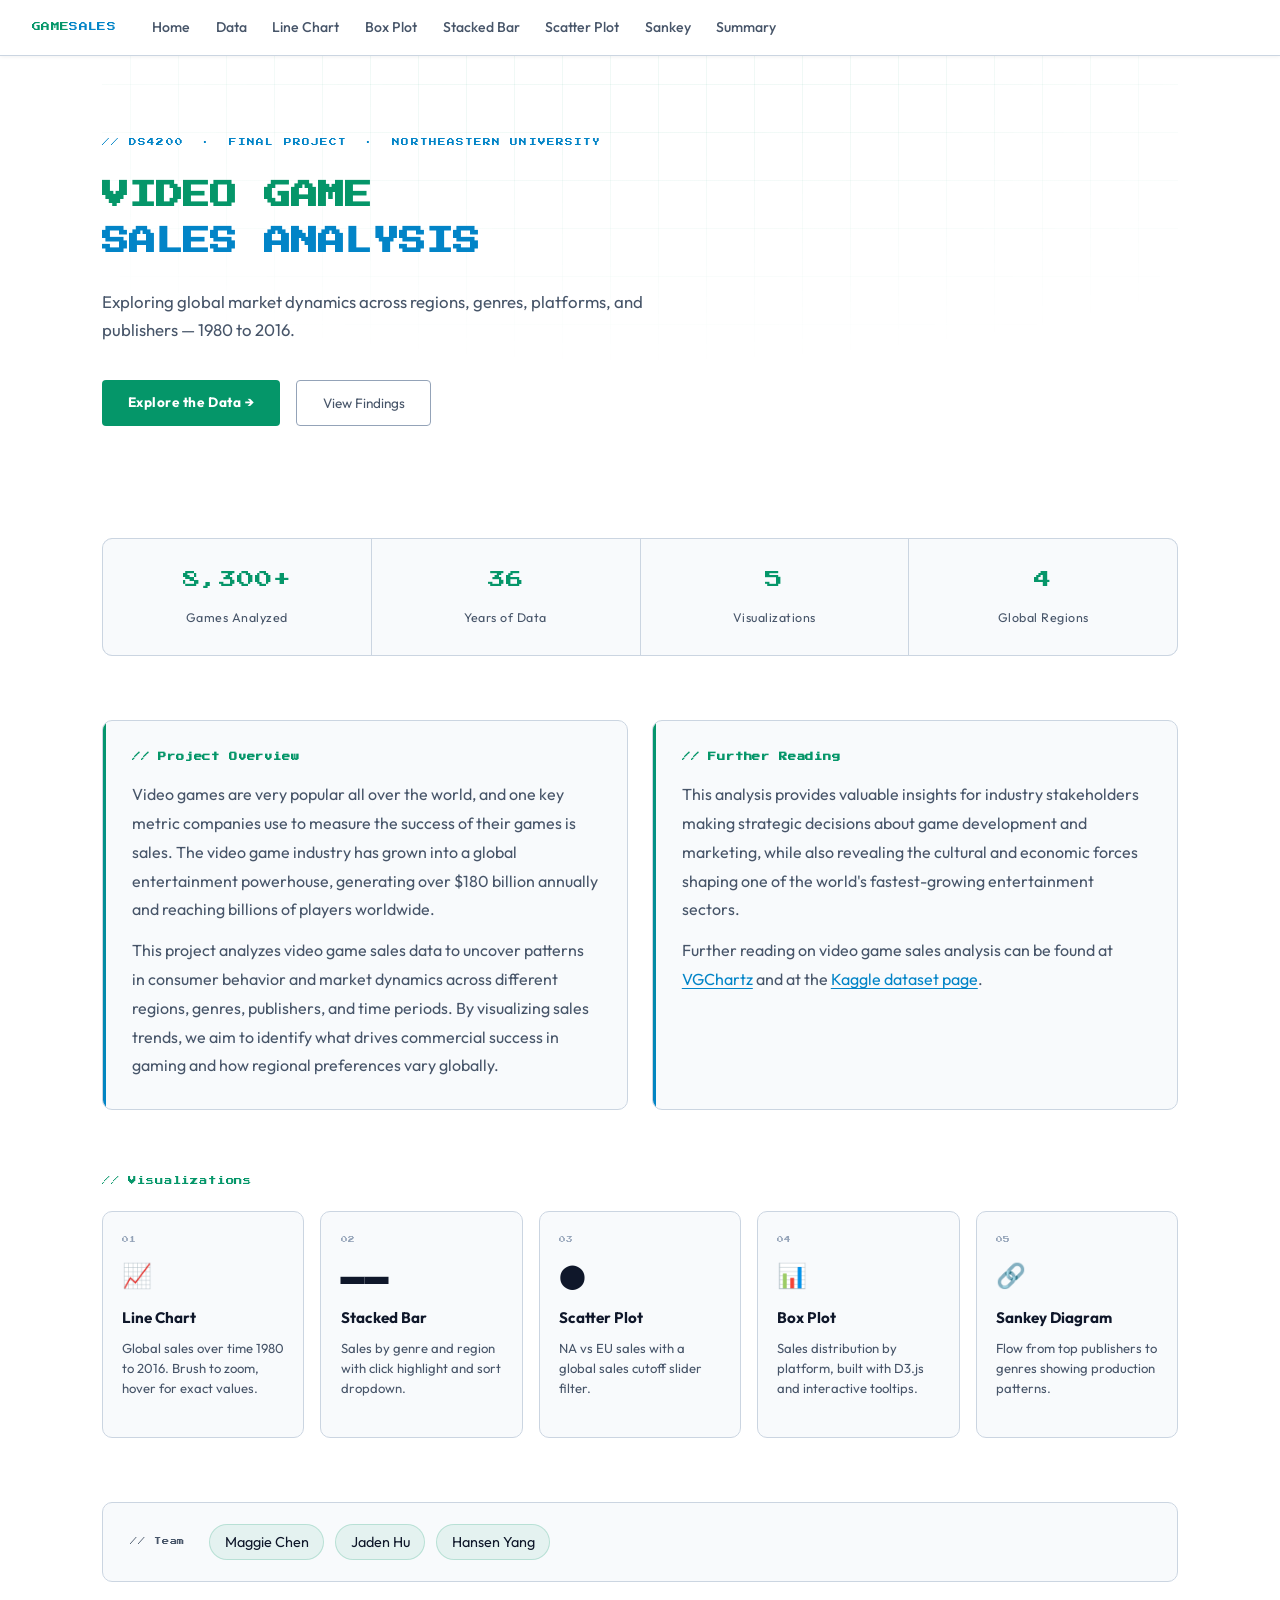
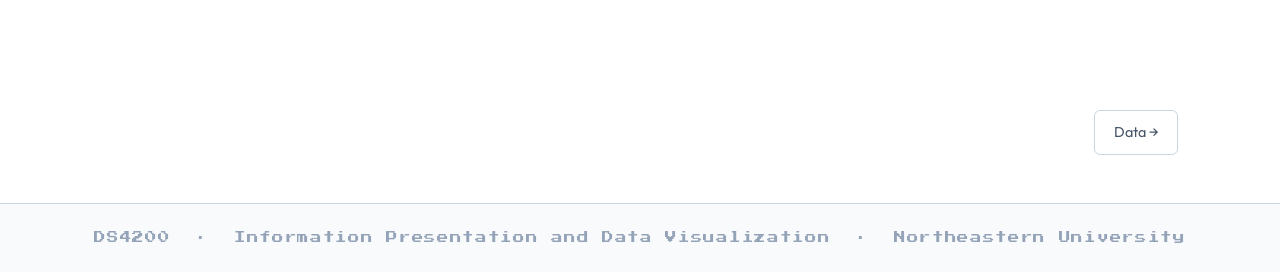
<file: index.html>
<!DOCTYPE html>
<html lang="en">
<head>
<meta charset="UTF-8"/>
<meta name="viewport" content="width=device-width, initial-scale=1.0"/>
<title>Video Game Sales Analysis</title>
<link rel="stylesheet" href="style.css"/>
<link href="https://fonts.googleapis.com/css2?family=Press+Start+2P&family=Outfit:wght@300;400;500;600;700&display=swap" rel="stylesheet"/>
</head>
<body>

<nav class="navbar">
  <div class="nav-logo">GAME<span>SALES</span></div>
  <ul class="nav-links">
    <li><a href="index.html">Home</a></li>
    <li><a href="data.html">Data</a></li>
    <li><a href="line_chart.html">Line Chart</a></li>
    <li><a href="box_plot.html">Box Plot</a></li>
    <li><a href="stacked_bar_chart.html">Stacked Bar</a></li>
    <li><a href="scatter_plot.html">Scatter Plot</a></li>
    <li><a href="sankey_diagram.html">Sankey</a></li>
    <li><a href="summary.html">Summary</a></li>
  </ul>
</nav>

<main class="hero-page">

  <!-- HERO -->
  <div class="hero-grid-bg">
    <div class="hero-eyebrow">// DS4200 &nbsp;·&nbsp; Final Project &nbsp;·&nbsp; Northeastern University</div>
    <h1 class="hero-title">
      <span class="hl-g">VIDEO GAME</span><br>
      <span class="hl-c">SALES ANALYSIS</span>
    </h1>
    <p class="hero-sub">
      Exploring global market dynamics across regions, genres, platforms, and publishers — 1980 to 2016.
    </p>
    <div class="hero-cta">
      <a href="data.html" class="btn-primary">Explore the Data →</a>
      <a href="summary.html" class="btn-ghost">View Findings</a>
    </div>
  </div>

  <!-- STATS -->
  <div class="stat-row">
    <div class="stat-item">
      <span class="stat-num">8,300+</span>
      <span class="stat-label">Games Analyzed</span>
    </div>
    <div class="stat-item">
      <span class="stat-num">36</span>
      <span class="stat-label">Years of Data</span>
    </div>
    <div class="stat-item">
      <span class="stat-num">5</span>
      <span class="stat-label">Visualizations</span>
    </div>
    <div class="stat-item">
      <span class="stat-num">4</span>
      <span class="stat-label">Global Regions</span>
    </div>
  </div>

  <!-- OVERVIEW -->
  <div class="overview-section">
    <div class="overview-block">
      <h2>// Project Overview</h2>
      <p>
        Video games are very popular all over the world, and one key metric companies use to measure the success of their games is sales. The video game industry has grown into a global entertainment powerhouse, generating over $180 billion annually and reaching billions of players worldwide.
      </p>
      <p>
        This project analyzes video game sales data to uncover patterns in consumer behavior and market dynamics across different regions, genres, publishers, and time periods. By visualizing sales trends, we aim to identify what drives commercial success in gaming and how regional preferences vary globally.
      </p>
    </div>
    <div class="overview-block">
      <h2>// Further Reading</h2>
      <p>
        This analysis provides valuable insights for industry stakeholders making strategic decisions about game development and marketing, while also revealing the cultural and economic forces shaping one of the world's fastest-growing entertainment sectors.
      </p>
      <p>
        Further reading on video game sales analysis can be found at
        <a href="https://www.vgchartz.com/" target="_blank">VGChartz</a>
        and at the
        <a href="https://www.kaggle.com/datasets/gregorut/videogamesales" target="_blank">Kaggle dataset page</a>.
      </p>
    </div>
  </div>

  <!-- VIZ CARDS -->
  <div class="section-heading">
    <span>// Visualizations</span>
  </div>
  <div class="viz-cards-grid">
    <a href="line_chart.html" class="viz-card-link">
      <span class="vc-num">01</span>
      <span class="vc-icon">📈</span>
      <h3>Line Chart</h3>
      <p>Global sales over time 1980 to 2016. Brush to zoom, hover for exact values.</p>
      <span class="vc-arrow">→</span>
    </a>
    <a href="stacked_bar_chart.html" class="viz-card-link">
      <span class="vc-num">02</span>
      <span class="vc-icon">▬▬</span>
      <h3>Stacked Bar</h3>
      <p>Sales by genre and region with click highlight and sort dropdown.</p>
      <span class="vc-arrow">→</span>
    </a>
    <a href="scatter_plot.html" class="viz-card-link">
      <span class="vc-num">03</span>
      <span class="vc-icon">⬤</span>
      <h3>Scatter Plot</h3>
      <p>NA vs EU sales with a global sales cutoff slider filter.</p>
      <span class="vc-arrow">→</span>
    </a>
    <a href="box_plot.html" class="viz-card-link">
      <span class="vc-num">04</span>
      <span class="vc-icon">📊</span>
      <h3>Box Plot</h3>
      <p>Sales distribution by platform, built with D3.js and interactive tooltips.</p>
      <span class="vc-arrow">→</span>
    </a>
    <a href="sankey_diagram.html" class="viz-card-link">
      <span class="vc-num">05</span>
      <span class="vc-icon">🔗</span>
      <h3>Sankey Diagram</h3>
      <p>Flow from top publishers to genres showing production patterns.</p>
      <span class="vc-arrow">→</span>
    </a>
  </div>

  <!-- TEAM -->
  <div class="team-block">
    <span class="team-label">// Team</span>
    <div class="team-names">
      <span class="team-chip">Maggie Chen</span>
      <span class="team-chip">Jaden Hu</span>
      <span class="team-chip">Hansen Yang</span>
    </div>
  </div>

</main>


<div class="page-nav">
  <span></span>
  <span class="spacer"></span>
  <a href="data.html">Data →</a>
</div>
<footer class="footer">
  <p>DS4200 &nbsp;·&nbsp; Information Presentation and Data Visualization &nbsp;·&nbsp; Northeastern University</p>
</footer>

</body>
</html>
</file>
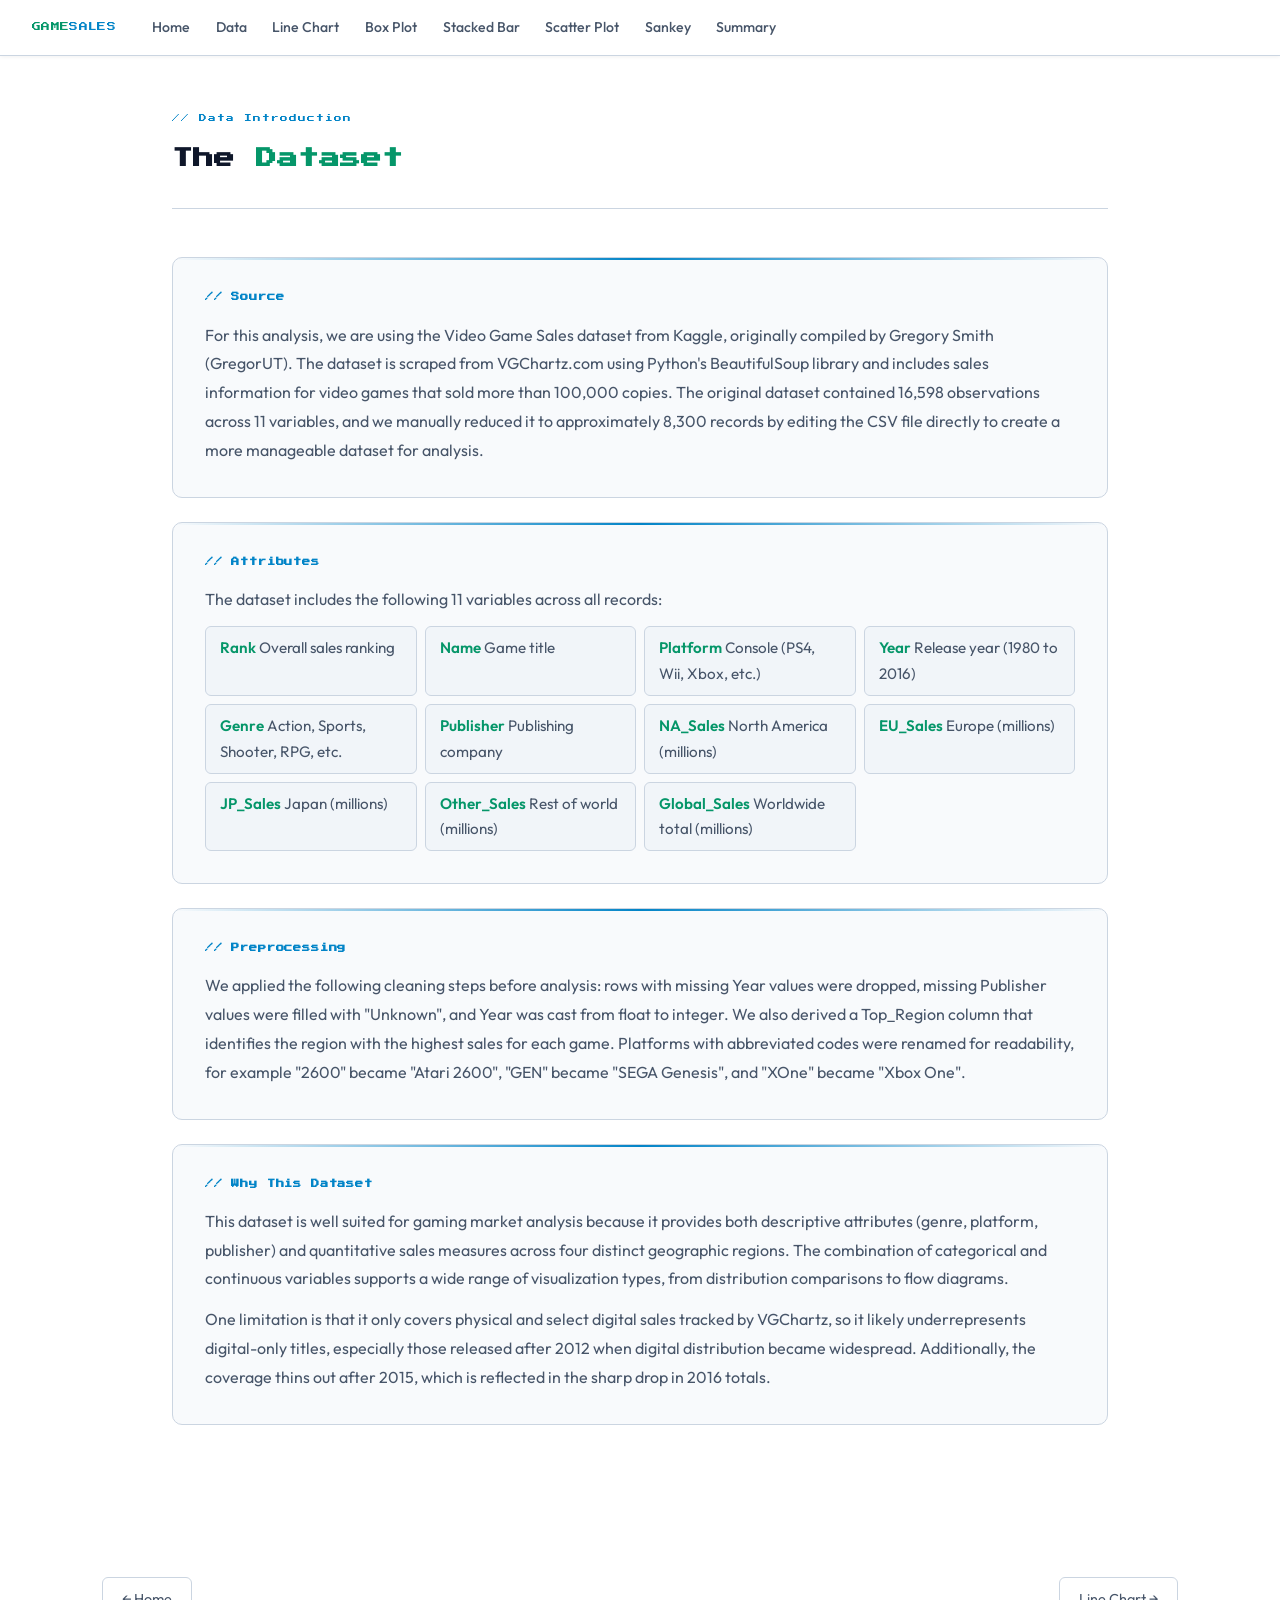
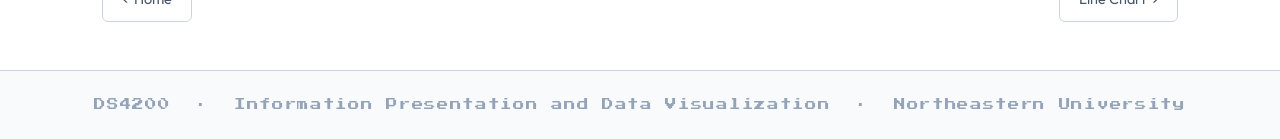
<file: data.html>
<!DOCTYPE html>
<html lang="en">
<head>
<meta charset="UTF-8"/>
<meta name="viewport" content="width=device-width, initial-scale=1.0"/>
<title>Data | Video Game Sales</title>
<link rel="stylesheet" href="style.css"/>
<link href="https://fonts.googleapis.com/css2?family=Press+Start+2P&family=Outfit:wght@300;400;500;600;700&display=swap" rel="stylesheet"/>
</head>
<body>

<nav class="navbar">
  <div class="nav-logo">GAME<span>SALES</span></div>
  <ul class="nav-links">
    <li><a href="index.html">Home</a></li>
    <li><a href="data.html">Data</a></li>
    <li><a href="line_chart.html">Line Chart</a></li>
    <li><a href="box_plot.html">Box Plot</a></li>
    <li><a href="stacked_bar_chart.html">Stacked Bar</a></li>
    <li><a href="scatter_plot.html">Scatter Plot</a></li>
    <li><a href="sankey_diagram.html">Sankey</a></li>
    <li><a href="summary.html">Summary</a></li>
  </ul>
</nav>

<main class="content-page">
  <div class="page-header">
    <span class="page-eyebrow">// Data Introduction</span>
    <h1 class="page-title">The <span class="hl">Dataset</span></h1>
  </div>

  <div class="info-card">
    <h3>// Source</h3>
    <p>
      For this analysis, we are using the Video Game Sales dataset from Kaggle, originally compiled by Gregory Smith (GregorUT). The dataset is scraped from VGChartz.com using Python's BeautifulSoup library and includes sales information for video games that sold more than 100,000 copies. The original dataset contained 16,598 observations across 11 variables, and we manually reduced it to approximately 8,300 records by editing the CSV file directly to create a more manageable dataset for analysis.
    </p>
  </div>

  <div class="info-card">
    <h3>// Attributes</h3>
    <p>The dataset includes the following 11 variables across all records:</p>
    <div class="attr-grid">
      <div class="attr-item"><strong>Rank</strong> Overall sales ranking</div>
      <div class="attr-item"><strong>Name</strong> Game title</div>
      <div class="attr-item"><strong>Platform</strong> Console (PS4, Wii, Xbox, etc.)</div>
      <div class="attr-item"><strong>Year</strong> Release year (1980 to 2016)</div>
      <div class="attr-item"><strong>Genre</strong> Action, Sports, Shooter, RPG, etc.</div>
      <div class="attr-item"><strong>Publisher</strong> Publishing company</div>
      <div class="attr-item"><strong>NA_Sales</strong> North America (millions)</div>
      <div class="attr-item"><strong>EU_Sales</strong> Europe (millions)</div>
      <div class="attr-item"><strong>JP_Sales</strong> Japan (millions)</div>
      <div class="attr-item"><strong>Other_Sales</strong> Rest of world (millions)</div>
      <div class="attr-item"><strong>Global_Sales</strong> Worldwide total (millions)</div>
    </div>
  </div>

  <div class="info-card">
    <h3>// Preprocessing</h3>
    <p>
      We applied the following cleaning steps before analysis: rows with missing Year values were dropped, missing Publisher values were filled with "Unknown", and Year was cast from float to integer. We also derived a Top_Region column that identifies the region with the highest sales for each game. Platforms with abbreviated codes were renamed for readability, for example "2600" became "Atari 2600", "GEN" became "SEGA Genesis", and "XOne" became "Xbox One".
    </p>
  </div>

  <div class="info-card">
    <h3>// Why This Dataset</h3>
    <p>
      This dataset is well suited for gaming market analysis because it provides both descriptive attributes (genre, platform, publisher) and quantitative sales measures across four distinct geographic regions. The combination of categorical and continuous variables supports a wide range of visualization types, from distribution comparisons to flow diagrams.
    </p>
    <p>
      One limitation is that it only covers physical and select digital sales tracked by VGChartz, so it likely underrepresents digital-only titles, especially those released after 2012 when digital distribution became widespread. Additionally, the coverage thins out after 2015, which is reflected in the sharp drop in 2016 totals.
    </p>
  </div>
</main>


<div class="page-nav">
  <a href="index.html">← Home</a>
  <span class="spacer"></span>
  <a href="line_chart.html">Line Chart →</a>
</div>
<footer class="footer">
  <p>DS4200 &nbsp;·&nbsp; Information Presentation and Data Visualization &nbsp;·&nbsp; Northeastern University</p>
</footer>
</body>
</html>
</file>
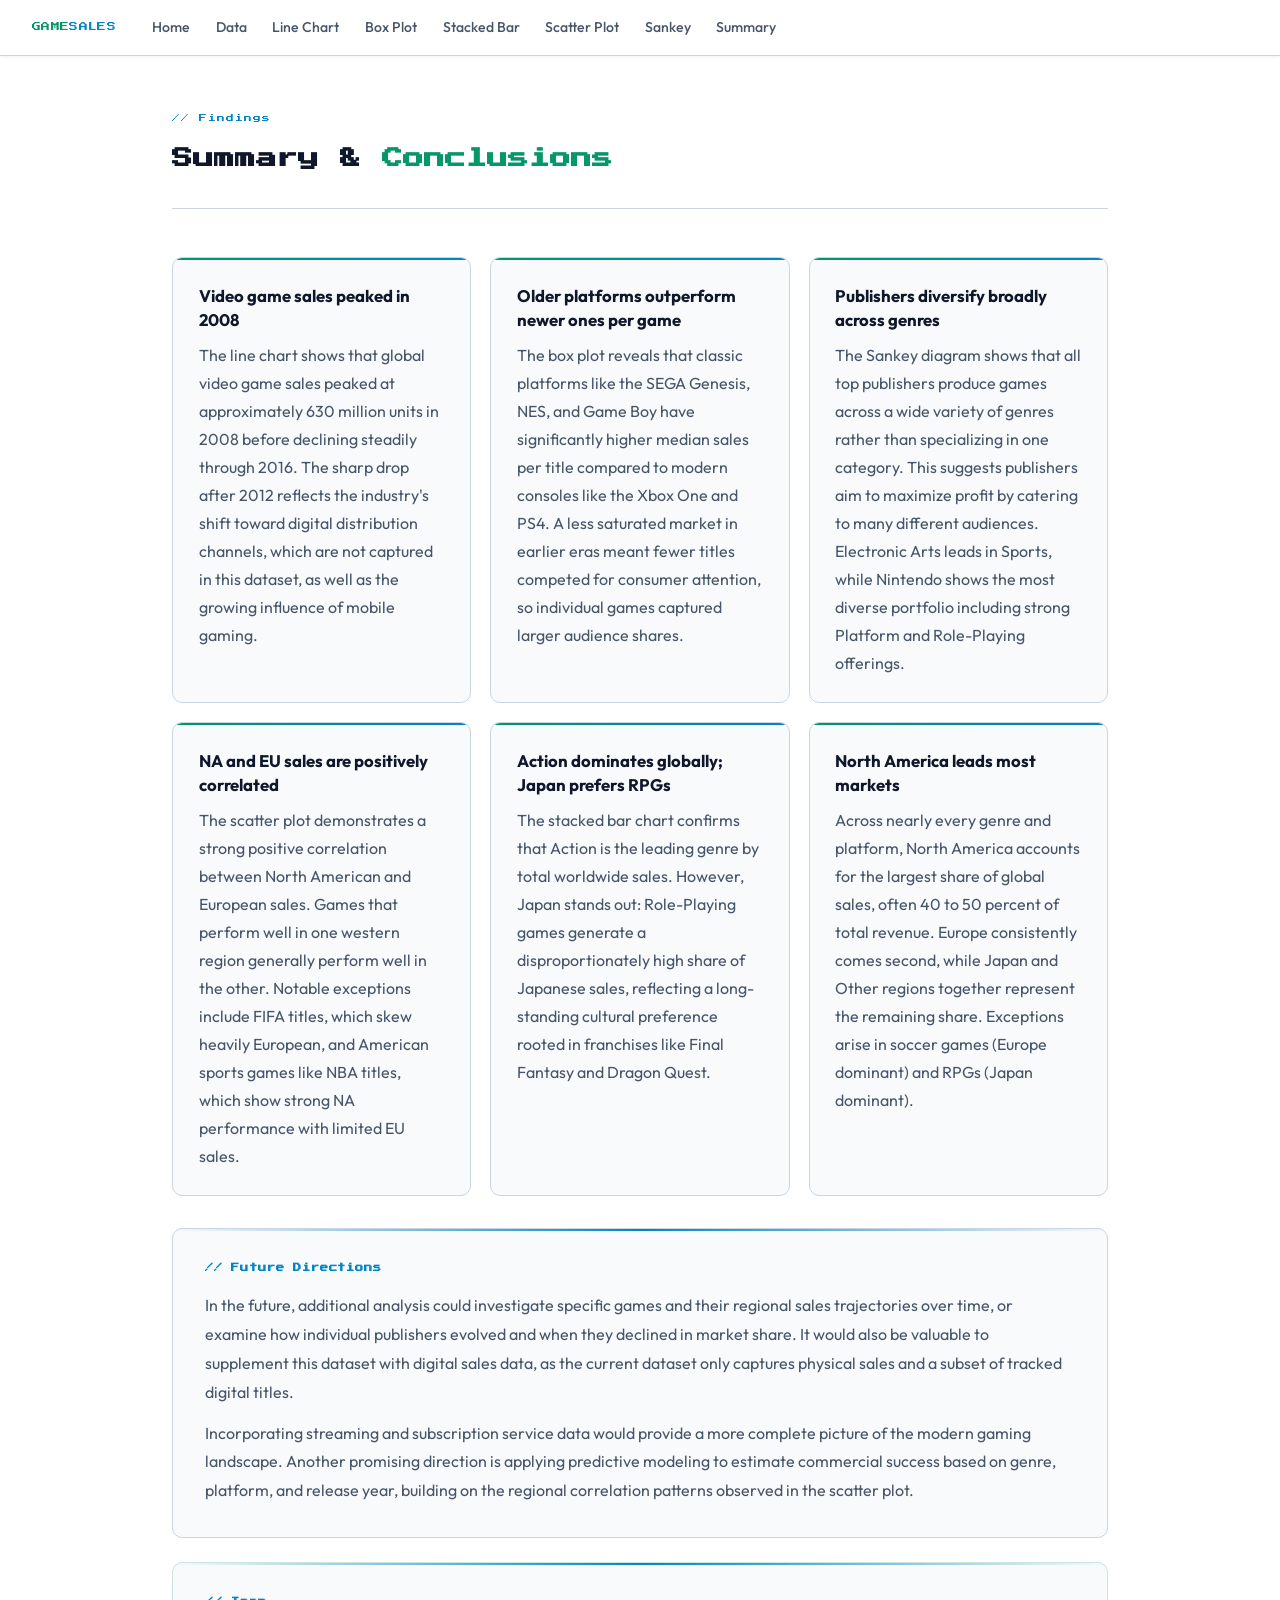
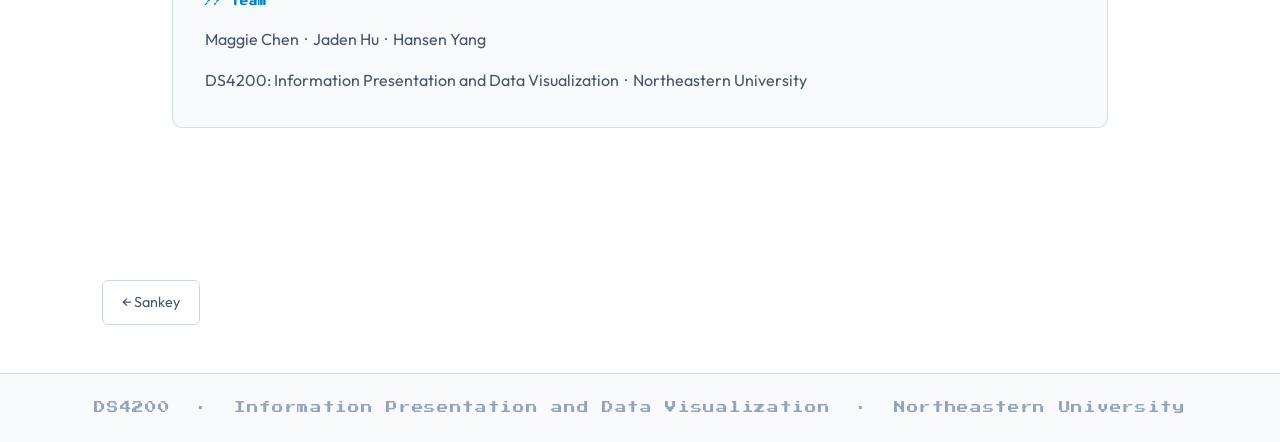
<file: summary.html>
<!DOCTYPE html>
<html lang="en">
<head>
<meta charset="UTF-8"/>
<meta name="viewport" content="width=device-width, initial-scale=1.0"/>
<title>Summary | Video Game Sales</title>
<link rel="stylesheet" href="style.css"/>
<link href="https://fonts.googleapis.com/css2?family=Press+Start+2P&family=Outfit:wght@300;400;500;600;700&display=swap" rel="stylesheet"/>
</head>
<body>

<nav class="navbar">
  <div class="nav-logo">GAME<span>SALES</span></div>
  <ul class="nav-links">
    <li><a href="index.html">Home</a></li>
    <li><a href="data.html">Data</a></li>
      <li><a href="line_chart.html">Line Chart</a></li>
    <li><a href="box_plot.html">Box Plot</a></li>
    <li><a href="stacked_bar_chart.html">Stacked Bar</a></li>
    <li><a href="scatter_plot.html">Scatter Plot</a></li>
    <li><a href="sankey_diagram.html">Sankey</a></li>
    <li><a href="summary.html">Summary</a></li>
  </ul>
</nav>

<main class="content-page">
  <div class="page-header">
    <span class="page-eyebrow">// Findings</span>
    <h1 class="page-title">Summary &amp; <span class="hl">Conclusions</span></h1>
  </div>

  <div class="findings-grid">
    <div class="finding-card">
      <h4>Video game sales peaked in 2008</h4>
      <p>
        The line chart shows that global video game sales peaked at approximately 630 million units in 2008 before declining steadily through 2016. The sharp drop after 2012 reflects the industry's shift toward digital distribution channels, which are not captured in this dataset, as well as the growing influence of mobile gaming.
      </p>
    </div>
    <div class="finding-card">
      <h4>Older platforms outperform newer ones per game</h4>
      <p>
        The box plot reveals that classic platforms like the SEGA Genesis, NES, and Game Boy have significantly higher median sales per title compared to modern consoles like the Xbox One and PS4. A less saturated market in earlier eras meant fewer titles competed for consumer attention, so individual games captured larger audience shares.
      </p>
    </div>
    <div class="finding-card">
      <h4>Publishers diversify broadly across genres</h4>
      <p>
        The Sankey diagram shows that all top publishers produce games across a wide variety of genres rather than specializing in one category. This suggests publishers aim to maximize profit by catering to many different audiences. Electronic Arts leads in Sports, while Nintendo shows the most diverse portfolio including strong Platform and Role-Playing offerings.
      </p>
    </div>
    <div class="finding-card">
      <h4>NA and EU sales are positively correlated</h4>
      <p>
        The scatter plot demonstrates a strong positive correlation between North American and European sales. Games that perform well in one western region generally perform well in the other. Notable exceptions include FIFA titles, which skew heavily European, and American sports games like NBA titles, which show strong NA performance with limited EU sales.
      </p>
    </div>
    <div class="finding-card">
      <h4>Action dominates globally; Japan prefers RPGs</h4>
      <p>
        The stacked bar chart confirms that Action is the leading genre by total worldwide sales. However, Japan stands out: Role-Playing games generate a disproportionately high share of Japanese sales, reflecting a long-standing cultural preference rooted in franchises like Final Fantasy and Dragon Quest.
      </p>
    </div>
    <div class="finding-card">
      <h4>North America leads most markets</h4>
      <p>
        Across nearly every genre and platform, North America accounts for the largest share of global sales, often 40 to 50 percent of total revenue. Europe consistently comes second, while Japan and Other regions together represent the remaining share. Exceptions arise in soccer games (Europe dominant) and RPGs (Japan dominant).
      </p>
    </div>
  </div>

  <div class="info-card">
    <h3>// Future Directions</h3>
    <p>
      In the future, additional analysis could investigate specific games and their regional sales trajectories over time, or examine how individual publishers evolved and when they declined in market share. It would also be valuable to supplement this dataset with digital sales data, as the current dataset only captures physical sales and a subset of tracked digital titles.
    </p>
    <p>
      Incorporating streaming and subscription service data would provide a more complete picture of the modern gaming landscape. Another promising direction is applying predictive modeling to estimate commercial success based on genre, platform, and release year, building on the regional correlation patterns observed in the scatter plot.
    </p>
  </div>

  <div class="info-card" style="border-color: rgba(5,150,105,0.2);">
    <h3>// Team</h3>
    <p>Maggie Chen &nbsp;·&nbsp; Jaden Hu &nbsp;·&nbsp; Hansen Yang</p>
    <p style="margin-top:0.4rem;">DS4200: Information Presentation and Data Visualization &nbsp;·&nbsp; Northeastern University</p>
  </div>
</main>


<div class="page-nav">
  <a href="sankey_diagram.html">← Sankey</a>
  <span class="spacer"></span>
  <span></span>
</div>
<footer class="footer">
  <p>DS4200 &nbsp;·&nbsp; Information Presentation and Data Visualization &nbsp;·&nbsp; Northeastern University</p>
</footer>
</body>
</html>
</file>
<file: style.css>
/* ============================================================
   GAME SALES ANALYSIS — LIGHT THEME
   ============================================================ */

/* ---- TOKENS ------------------------------------------------ */
:root {
  --void:    #ffffff;
  --deep:    #f8fafc;
  --surface: #f1f5f9;
  --panel:   #e2e8f0;
  --border:  #cbd5e1;
  --border2: #94a3b8;

  --green:   #059669;
  --cyan:    #0284c7;
  --coral:   #e11d48;
  --gold:    #d97706;
  --purple:  #7c3aed;

  --text:    #0f172a;
  --muted:   #475569;
  --dim:     #94a3b8;

  --glow-g:  0 2px 8px rgba(5,150,105,0.15);
  --glow-c:  0 2px 8px rgba(2,132,199,0.15);

  --r: 10px;
  --font-pixel: 'Press Start 2P', monospace;
  --font-body:  'Outfit', sans-serif;
}

/* ---- RESET ------------------------------------------------- */
*, *::before, *::after { box-sizing: border-box; margin: 0; padding: 0; }
html { scroll-behavior: smooth; }
body {
  background: var(--void);
  color: var(--text);
  font-family: var(--font-body);
  font-size: 16px;
  line-height: 1.7;
  min-height: 100vh;
  overflow-x: hidden;
}
a { color: inherit; text-decoration: none; }

/* ---- SCROLLBAR -------------------------------------------- */
::-webkit-scrollbar { width: 5px; }
::-webkit-scrollbar-track { background: var(--surface); }
::-webkit-scrollbar-thumb { background: var(--green); border-radius: 99px; }

/* ============================================================
   NAVBAR
   ============================================================ */
.navbar {
  position: sticky;
  top: 0;
  z-index: 500;
  display: flex;
  align-items: center;
  gap: 1.5rem;
  padding: 0 2rem;
  height: 56px;
  background: rgba(255,255,255,0.95);
  backdrop-filter: blur(16px);
  border-bottom: 1px solid var(--border);
  box-shadow: 0 1px 4px rgba(0,0,0,0.06);
}

.nav-logo {
  font-family: var(--font-pixel);
  font-size: 0.55rem;
  color: var(--green);
  letter-spacing: 0.04em;
  white-space: nowrap;
  flex-shrink: 0;
}
.nav-logo span { color: var(--cyan); }

.nav-links {
  list-style: none;
  display: flex;
  gap: 0.1rem;
  flex-wrap: wrap;
}
.nav-links a {
  display: block;
  padding: 0.28rem 0.75rem;
  border-radius: 4px;
  font-size: 0.88rem;
  font-weight: 500;
  color: var(--muted);
  transition: color 0.2s, background 0.2s;
}
.nav-links a:hover { color: var(--text); background: var(--surface); }
.nav-links a.active { color: var(--green); background: rgba(5,150,105,0.08); }

/* ============================================================
   HERO PAGE
   ============================================================ */
.hero-page {
  max-width: 1140px;
  margin: 0 auto;
  padding: 0 2rem 6rem;
}

.hero-grid-bg {
  position: relative;
  padding-top: 5rem;
  padding-bottom: 4rem;
  margin-bottom: 3rem;
  overflow: hidden;
}
.hero-grid-bg::before {
  content: '';
  position: absolute;
  inset: -20px;
  background-image:
    linear-gradient(rgba(5,150,105,0.06) 1px, transparent 1px),
    linear-gradient(90deg, rgba(5,150,105,0.06) 1px, transparent 1px);
  background-size: 48px 48px;
  mask-image: radial-gradient(ellipse 80% 70% at 50% 0%, black 30%, transparent 100%);
  -webkit-mask-image: radial-gradient(ellipse 80% 70% at 50% 0%, black 30%, transparent 100%);
}

.hero-eyebrow {
  font-family: var(--font-pixel);
  font-size: 0.48rem;
  color: var(--cyan);
  letter-spacing: 0.14em;
  text-transform: uppercase;
  margin-bottom: 1.5rem;
  animation: fadeUp 0.6s ease both;
  position: relative;
}

.hero-title {
  font-family: var(--font-pixel);
  font-size: clamp(0.9rem, 3.2vw, 1.7rem);
  line-height: 1.7;
  color: var(--text);
  margin-bottom: 1.4rem;
  animation: fadeUp 0.6s 0.1s ease both;
  position: relative;
}
.hero-title .hl-g { color: var(--green); }
.hero-title .hl-c { color: var(--cyan); }

.hero-sub {
  font-size: 1.05rem;
  color: var(--muted);
  max-width: 560px;
  margin-bottom: 2.2rem;
  animation: fadeUp 0.6s 0.2s ease both;
  position: relative;
}

.hero-cta {
  display: flex;
  gap: 1rem;
  flex-wrap: wrap;
  animation: fadeUp 0.6s 0.3s ease both;
  position: relative;
  margin-bottom: 0;
}

.btn-primary {
  padding: 0.65rem 1.6rem;
  background: var(--green);
  color: #ffffff;
  border-radius: 4px;
  font-weight: 700;
  font-size: 0.85rem;
  letter-spacing: 0.04em;
  transition: transform 0.15s, box-shadow 0.2s;
}
.btn-primary:hover { transform: translateY(-2px); box-shadow: 0 4px 16px rgba(5,150,105,0.3); }

.btn-ghost {
  padding: 0.65rem 1.6rem;
  border: 1px solid var(--border2);
  color: var(--muted);
  border-radius: 4px;
  font-size: 0.85rem;
  transition: border-color 0.2s, color 0.2s;
}
.btn-ghost:hover { border-color: var(--cyan); color: var(--cyan); }

/* ---- STAT ROW ---- */
.stat-row {
  display: grid;
  grid-template-columns: repeat(4, 1fr);
  gap: 1px;
  background: var(--border);
  border: 1px solid var(--border);
  border-radius: var(--r);
  overflow: hidden;
  margin-bottom: 4rem;
  animation: fadeUp 0.6s 0.4s ease both;
}
@media (max-width: 600px) { .stat-row { grid-template-columns: repeat(2, 1fr); } }

.stat-item {
  background: var(--deep);
  padding: 1.6rem 1.2rem;
  text-align: center;
  position: relative;
  overflow: hidden;
  transition: background 0.2s;
}
.stat-item:hover { background: var(--surface); }
.stat-item::after {
  content: '';
  position: absolute;
  bottom: 0; left: 0; right: 0;
  height: 2px;
  background: linear-gradient(90deg, transparent, var(--green), transparent);
  transform: scaleX(0);
  transition: transform 0.4s;
}
.stat-item:hover::after { transform: scaleX(1); }

.stat-num {
  font-family: var(--font-pixel);
  font-size: 1.1rem;
  color: var(--green);
  display: block;
  margin-bottom: 0.5rem;
}
.stat-label {
  font-size: 0.78rem;
  color: var(--muted);
  letter-spacing: 0.04em;
}

/* ---- OVERVIEW ---- */
.overview-section {
  display: grid;
  grid-template-columns: 1fr 1fr;
  gap: 1.5rem;
  margin-bottom: 4rem;
  animation: fadeUp 0.6s 0.5s ease both;
}
@media (max-width: 700px) { .overview-section { grid-template-columns: 1fr; } }

.overview-block {
  background: var(--deep);
  border: 1px solid var(--border);
  border-radius: var(--r);
  padding: 1.8rem;
  position: relative;
  overflow: hidden;
}
.overview-block::before {
  content: '';
  position: absolute;
  top: 0; left: 0;
  width: 3px; height: 100%;
  background: linear-gradient(180deg, var(--green), var(--cyan));
}
.overview-block h2 {
  font-family: var(--font-pixel);
  font-size: 0.52rem;
  color: var(--green);
  letter-spacing: 0.1em;
  margin-bottom: 1rem;
}
.overview-block p {
  font-size: 1rem;
  color: var(--muted);
  line-height: 1.8;
  margin-bottom: 0.75rem;
}
.overview-block p:last-child { margin-bottom: 0; }
.overview-block a { color: var(--cyan); text-decoration: underline; text-underline-offset: 3px; }

/* ---- SECTION HEADING ---- */
.section-heading {
  display: flex;
  align-items: center;
  gap: 1rem;
  margin-bottom: 1.4rem;
}
.section-heading span {
  font-family: var(--font-pixel);
  font-size: 0.52rem;
  color: var(--green);
  letter-spacing: 0.1em;
}

/* ---- VIZ CARDS ---- */
.viz-cards-grid {
  display: grid;
  grid-template-columns: repeat(auto-fill, minmax(200px, 1fr));
  gap: 1rem;
  margin-bottom: 4rem;
  animation: fadeUp 0.6s 0.6s ease both;
}

.viz-card-link {
  position: relative;
  background: var(--deep);
  border: 1px solid var(--border);
  border-radius: var(--r);
  padding: 1.4rem 1.2rem 2.4rem;
  transition: border-color 0.2s, transform 0.2s, box-shadow 0.2s;
  display: block;
}
.viz-card-link:hover {
  border-color: var(--green);
  transform: translateY(-3px);
  box-shadow: 0 4px 16px rgba(5,150,105,0.1);
}
.vc-num {
  font-family: var(--font-pixel);
  font-size: 0.42rem;
  color: var(--dim);
  display: block;
  margin-bottom: 0.6rem;
}
.vc-icon { font-size: 1.5rem; display: block; margin-bottom: 0.6rem; }
.viz-card-link h3 {
  font-size: 0.95rem;
  font-weight: 700;
  color: var(--text);
  margin-bottom: 0.4rem;
}
.viz-card-link p {
  font-size: 0.82rem;
  color: var(--muted);
  line-height: 1.55;
}
.vc-arrow {
  position: absolute;
  bottom: 1.1rem; right: 1.1rem;
  color: var(--green);
  font-size: 1rem;
  opacity: 0;
  transform: translateX(-5px);
  transition: opacity 0.2s, transform 0.2s;
}
.viz-card-link:hover .vc-arrow { opacity: 1; transform: translateX(0); }

/* ---- TEAM ---- */
.team-block {
  display: flex;
  align-items: center;
  gap: 1.5rem;
  flex-wrap: wrap;
  padding: 1.3rem 1.7rem;
  background: var(--deep);
  border: 1px solid var(--border);
  border-radius: var(--r);
  animation: fadeUp 0.6s 0.7s ease both;
}
.team-label {
  font-family: var(--font-pixel);
  font-size: 0.45rem;
  color: var(--muted);
  letter-spacing: 0.12em;
  white-space: nowrap;
}
.team-names { display: flex; gap: 0.7rem; flex-wrap: wrap; }
.team-chip {
  padding: 0.3rem 0.9rem;
  background: rgba(5,150,105,0.08);
  border: 1px solid rgba(5,150,105,0.2);
  border-radius: 99px;
  font-size: 0.9rem;
  color: var(--text);
}

/* ============================================================
   CONTENT PAGES
   ============================================================ */
.content-page {
  max-width: 1000px;
  margin: 0 auto;
  padding: 3.5rem 2rem 6rem;
}
.page-header {
  margin-bottom: 3rem;
  padding-bottom: 2rem;
  border-bottom: 1px solid var(--border);
}
.page-eyebrow {
  font-family: var(--font-pixel);
  font-size: 0.48rem;
  color: var(--cyan);
  letter-spacing: 0.13em;
  margin-bottom: 1rem;
  display: block;
}
.page-title {
  font-family: var(--font-pixel);
  font-size: clamp(0.85rem, 2.8vw, 1.3rem);
  line-height: 1.7;
  color: var(--text);
}
.page-title .hl { color: var(--green); }

.info-card {
  background: var(--deep);
  border: 1px solid var(--border);
  border-radius: var(--r);
  padding: 2rem;
  margin-bottom: 1.5rem;
  position: relative;
  overflow: hidden;
  transition: border-color 0.2s;
}
.info-card:hover { border-color: var(--border2); }
.info-card::before {
  content: '';
  position: absolute;
  top: 0; left: 0; right: 0;
  height: 2px;
  background: linear-gradient(90deg, transparent, var(--cyan), transparent);
}
.info-card h3 {
  font-family: var(--font-pixel);
  font-size: 0.52rem;
  color: var(--cyan);
  letter-spacing: 0.1em;
  margin-bottom: 1rem;
}
.info-card p {
  font-size: 1rem;
  color: var(--muted);
  margin-bottom: 0.75rem;
  line-height: 1.8;
}
.info-card p:last-child { margin-bottom: 0; }
.info-card a { color: var(--cyan); text-decoration: underline; text-underline-offset: 3px; }

.attr-grid {
  display: grid;
  grid-template-columns: repeat(auto-fill, minmax(210px, 1fr));
  gap: 0.5rem;
  margin-top: 0.8rem;
}
.attr-item {
  background: var(--surface);
  border: 1px solid var(--border);
  border-radius: 6px;
  padding: 0.5rem 0.9rem;
  font-size: 0.95rem;
  color: var(--muted);
  transition: border-color 0.2s;
}
.attr-item:hover { border-color: var(--green); }
.attr-item strong { color: var(--green); font-weight: 600; }

/* findings */
.findings-grid {
  display: grid;
  grid-template-columns: repeat(auto-fill, minmax(280px, 1fr));
  gap: 1.2rem;
  margin-bottom: 2rem;
}
.finding-card {
  background: var(--deep);
  border: 1px solid var(--border);
  border-radius: var(--r);
  padding: 1.6rem;
  position: relative;
  overflow: hidden;
  transition: border-color 0.2s, transform 0.2s;
}
.finding-card:hover { border-color: var(--green); transform: translateY(-3px); }
.finding-card::before {
  content: '';
  position: absolute;
  top: 0; left: 0; right: 0;
  height: 2px;
  background: linear-gradient(90deg, var(--green), var(--cyan));
}
.finding-card h4 {
  font-size: 1.05rem;
  font-weight: 700;
  color: var(--text);
  margin-bottom: 0.6rem;
  line-height: 1.4;
}
.finding-card p { font-size: 1rem; color: var(--muted); margin: 0; line-height: 1.75; }

/* ============================================================
   VIZ PAGES
   ============================================================ */
.viz-page {
  max-width: 1140px;
  margin: 0 auto;
  padding: 2.5rem 2rem 6rem;
}
.viz-page-header { margin-bottom: 2rem; }
.viz-tag {
  font-family: var(--font-pixel);
  font-size: 0.44rem;
  color: var(--cyan);
  border: 1px solid rgba(2,132,199,0.3);
  background: rgba(2,132,199,0.06);
  padding: 0.35rem 0.75rem;
  border-radius: 4px;
  letter-spacing: 0.07em;
  margin-bottom: 0.9rem;
  display: inline-flex;
  align-items: center;
  gap: 0.5rem;
}
.viz-tag .dot {
  width: 5px; height: 5px;
  background: var(--green);
  border-radius: 50%;
  animation: pulse 1.5s infinite;
  display: inline-block;
  flex-shrink: 0;
}
.viz-page-header h1 {
  font-size: clamp(1.1rem, 3vw, 1.6rem);
  font-weight: 700;
  color: var(--text);
  line-height: 1.3;
}

.viz-container {
  background: var(--deep);
  border: 1px solid var(--border);
  border-radius: var(--r);
  padding: 2rem;
  margin-bottom: 1.5rem;
  position: relative;
  overflow: hidden;
  box-shadow: 0 1px 4px rgba(0,0,0,0.04);
}
.viz-container::before {
  content: '';
  position: absolute;
  top: 0; left: 0; right: 0;
  height: 2px;
  background: linear-gradient(90deg, transparent, var(--green), transparent);
}

.viz-desc {
  display: grid;
  grid-template-columns: 1fr 1fr;
  gap: 1rem;
}
@media (max-width: 700px) { .viz-desc { grid-template-columns: 1fr; } }

.desc-panel {
  background: var(--deep);
  border: 1px solid var(--border);
  border-radius: var(--r);
  padding: 1.5rem;
  position: relative;
}
.desc-panel::before {
  content: '';
  position: absolute;
  top: 0; left: 0; right: 0;
  height: 2px;
  background: linear-gradient(90deg, var(--green), var(--cyan), transparent);
}
.desc-panel h3 {
  font-family: var(--font-pixel);
  font-size: 0.5rem;
  color: var(--green);
  letter-spacing: 0.1em;
  margin-bottom: 0.9rem;
}
.desc-panel p { font-size: 1rem; color: var(--muted); line-height: 1.8; }

/* ============================================================
   TOOLTIP
   ============================================================ */
.tooltip-box {
  position: fixed;
  background: #ffffff;
  border: 1px solid var(--border);
  border-radius: 8px;
  padding: 0.7rem 1rem;
  font-size: 0.85rem;
  pointer-events: none;
  opacity: 0;
  transition: opacity 0.12s;
  z-index: 9000;
  color: var(--text);
  line-height: 1.7;
  box-shadow: 0 4px 16px rgba(0,0,0,0.12);
}

/* ============================================================
   PAGE NAVIGATION BUTTONS
   ============================================================ */
.page-nav {
  display: flex;
  justify-content: space-between;
  align-items: center;
  max-width: 1140px;
  margin: 2rem auto 0;
  padding: 0 2rem 3rem;
  gap: 1rem;
}
.page-nav a {
  display: inline-flex;
  align-items: center;
  gap: 0.5rem;
  padding: 0.6rem 1.2rem;
  border: 1px solid var(--border);
  border-radius: 6px;
  font-size: 0.9rem;
  color: var(--muted);
  transition: border-color 0.2s, color 0.2s, box-shadow 0.2s;
}
.page-nav a:hover {
  border-color: var(--green);
  color: var(--green);
  box-shadow: 0 2px 8px rgba(5,150,105,0.12);
}
.page-nav .spacer { flex: 1; }

/* ============================================================
   FOOTER
   ============================================================ */
.footer {
  border-top: 1px solid var(--border);
  padding: 1.5rem 2rem;
  text-align: center;
  background: var(--deep);
}
.footer p {
  font-size: 0.72rem;
  color: var(--dim);
  font-family: var(--font-pixel);
  letter-spacing: 0.06em;
}

/* ============================================================
   ANIMATIONS
   ============================================================ */
@keyframes fadeUp {
  from { opacity: 0; transform: translateY(18px); }
  to   { opacity: 1; transform: translateY(0); }
}
@keyframes pulse {
  0%, 100% { opacity: 1; transform: scale(1); }
  50%       { opacity: 0.4; transform: scale(0.75); }
}
@keyframes blink {
  0%, 49% { opacity: 1; }
  50%, 100% { opacity: 0; }
}

/* ============================================================
   RESPONSIVE NAV
   ============================================================ */
@media (max-width: 900px) {
  .navbar { flex-wrap: wrap; height: auto; padding: 0.6rem 1rem; gap: 0.3rem; }
  .nav-links { justify-content: flex-start; }
}
@media (max-width: 600px) {
  .hero-title { font-size: 0.72rem; }
  .viz-container { padding: 1rem; }
}
</file>
